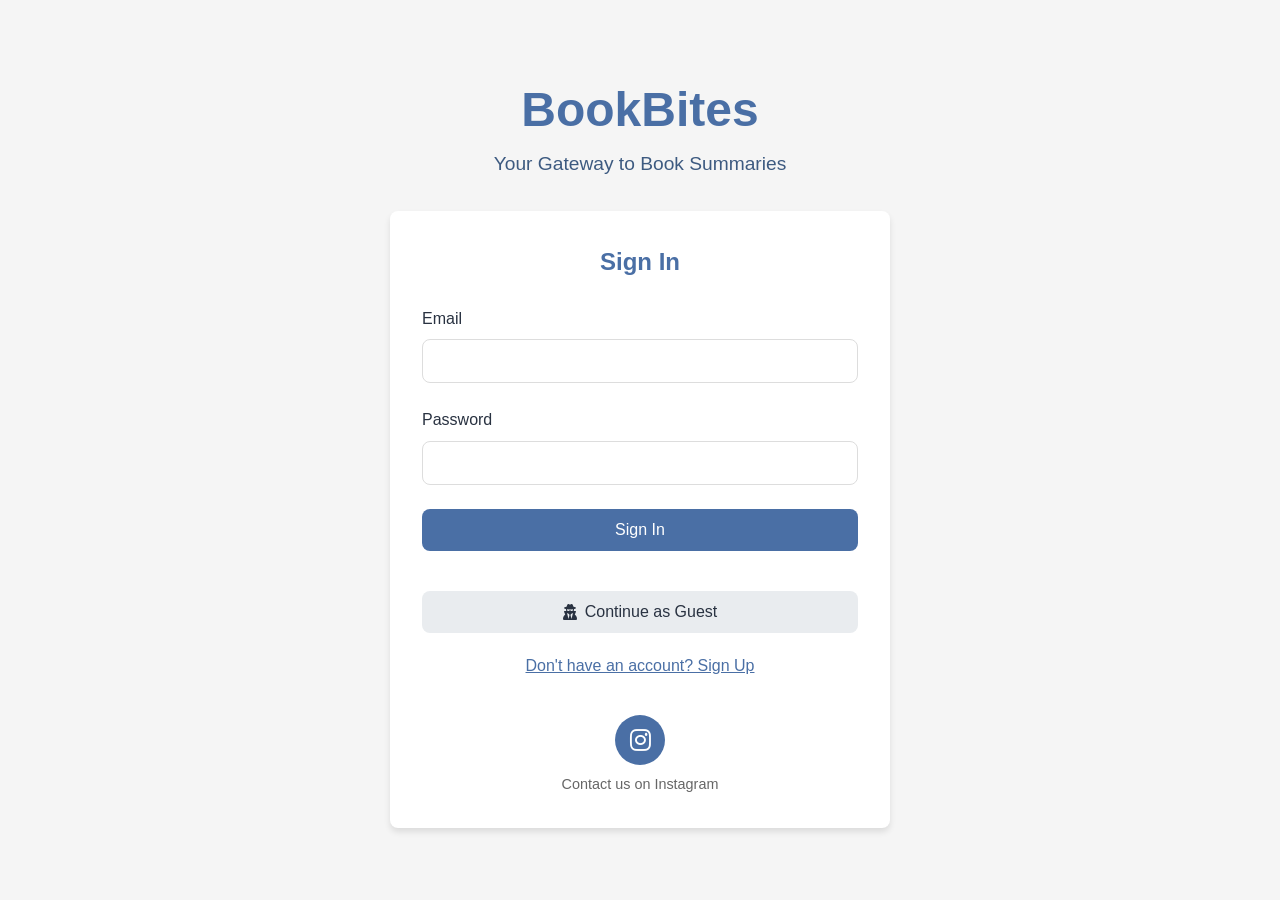
<file: index.html>
<!DOCTYPE html>
<html lang="en">
<head>
    <meta charset="UTF-8">
    <meta name="viewport" content="width=device-width, initial-scale=1.0, maximum-scale=5.0">
    <meta name="google-site-verification" content="googlec44519b1dec9dd5f">
    <meta name="mobile-web-app-capable" content="yes">
    <meta name="apple-mobile-web-app-capable" content="yes">
    <meta name="theme-color" content="#4a6fa5">
    <meta name="description" content="Bilingual book summaries in English and Arabic">
    <link rel="manifest" href="manifest.json">
    <title>BookBites - Book Summaries</title>
    <link rel="stylesheet" href="css/style.css">
    <link rel="stylesheet" href="https://cdnjs.cloudflare.com/ajax/libs/font-awesome/6.0.0/css/all.min.css">
</head>
<body>
    <div class="container" id="signin-page">
        <div class="logo">
            <h1>BookBites</h1>
            <p>Your Gateway to Book Summaries</p>
        </div>
        
        <div class="auth-form">
            <h2>Sign In</h2>
            <form id="signin-form">
                <div class="form-group">
                    <label for="email">Email</label>
                    <input type="email" id="email" name="email" required>
                </div>
                <div class="form-group">
                    <label for="password">Password</label>
                    <input type="password" id="password" name="password" required>
                </div>
                <button type="submit" class="btn btn-primary">Sign In</button>
            </form>
            
            <div class="auth-options">
                <button id="guest-btn" class="btn btn-secondary">
                    <i class="fas fa-user-secret"></i> Continue as Guest
                </button>
                <button id="signup-toggle" class="btn btn-link">Don't have an account? Sign Up</button>
            </div>
            
            <div class="social-media">
                <a href="https://www.instagram.com/book_bitess/?next=%2Faccounts%2Fpassword%2Freset%2F%3Fhl%3Den&hl=en" target="_blank">
                    <i class="fab fa-instagram"></i>
                </a>
                <p>Contact us on Instagram</p>
            </div>
        </div>
    </div>

    <script src="js/book-data.js"></script>
    <script src="js/book-data-2.js"></script>
    <script src="js/book-data-3.js"></script>
    <script src="js/book-data-4.js"></script>
    <script src="js/script.js"></script>
</body>
</html>
</file>
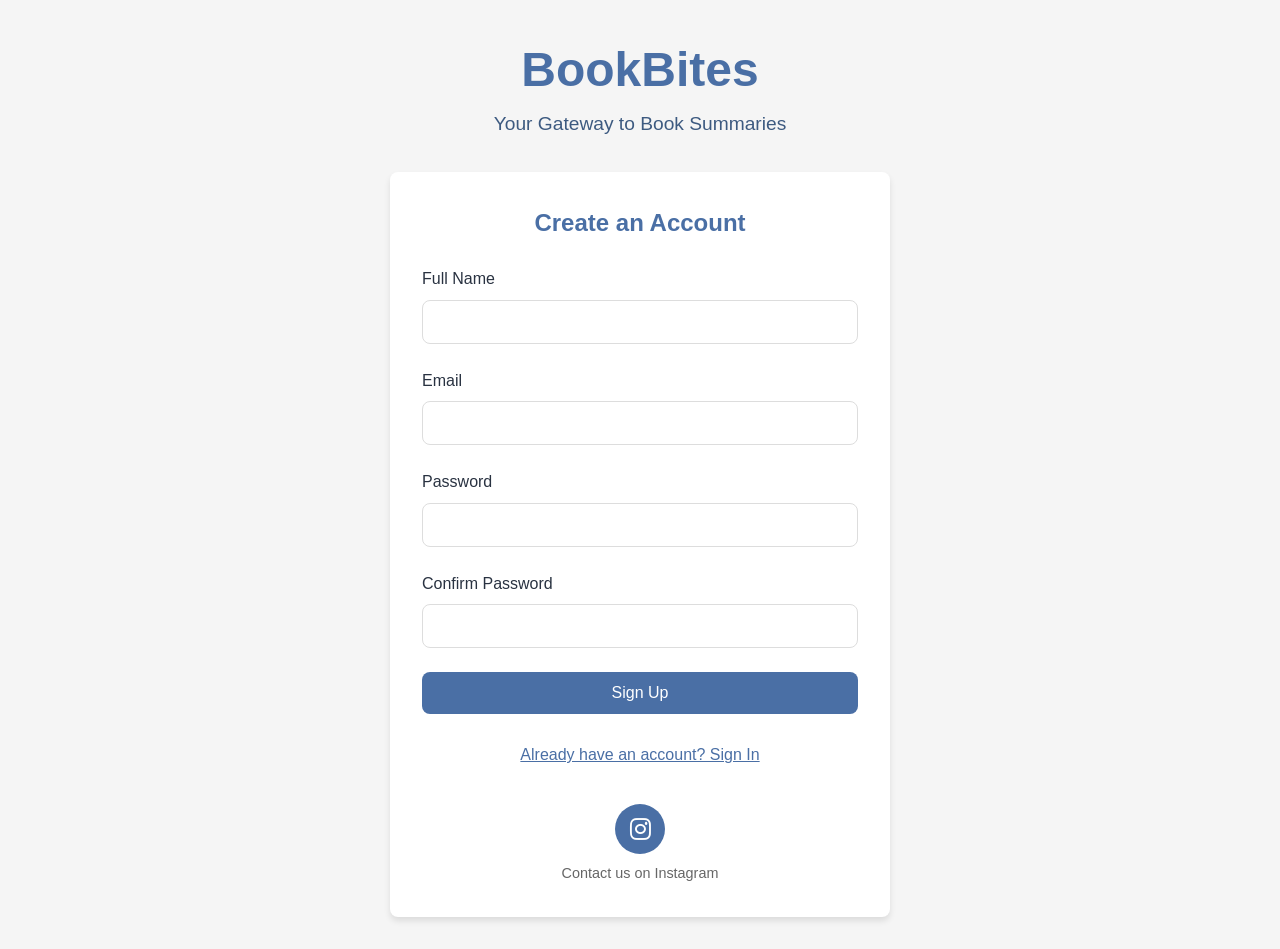
<file: signup.html>
<!DOCTYPE html>
<html lang="en">
<head>
    <meta charset="UTF-8">
    <meta name="viewport" content="width=device-width, initial-scale=1.0, maximum-scale=5.0">
    <meta name="mobile-web-app-capable" content="yes">
    <meta name="apple-mobile-web-app-capable" content="yes">
    <meta name="theme-color" content="#4a6fa5">
    <meta name="description" content="Bilingual book summaries in English and Arabic">
    <link rel="manifest" href="manifest.json">
    <title>BookBites - Sign Up</title>
    <link rel="stylesheet" href="css/style.css">
    <link rel="stylesheet" href="https://cdnjs.cloudflare.com/ajax/libs/font-awesome/6.0.0/css/all.min.css">
</head>
<body>
    <div class="container" id="signup-page">
        <div class="logo">
            <h1>BookBites</h1>
            <p>Your Gateway to Book Summaries</p>
        </div>
        
        <div class="auth-form">
            <h2>Create an Account</h2>
            <form id="signup-form">
                <div class="form-group">
                    <label for="name">Full Name</label>
                    <input type="text" id="name" name="name" required>
                </div>
                <div class="form-group">
                    <label for="signup-email">Email</label>
                    <input type="email" id="signup-email" name="email" required>
                </div>
                <div class="form-group">
                    <label for="signup-password">Password</label>
                    <input type="password" id="signup-password" name="password" required>
                </div>
                <div class="form-group">
                    <label for="confirm-password">Confirm Password</label>
                    <input type="password" id="confirm-password" name="confirm-password" required>
                </div>
                <button type="submit" class="btn btn-primary">Sign Up</button>
            </form>
            
            <div class="auth-options">
                <button id="signin-toggle" class="btn btn-link">Already have an account? Sign In</button>
            </div>
            
            <div class="social-media">
                <a href="https://www.instagram.com/book_bitess/?next=%2Faccounts%2Fpassword%2Freset%2F%3Fhl%3Den&hl=en" target="_blank">
                    <i class="fab fa-instagram"></i>
                </a>
                <p>Contact us on Instagram</p>
            </div>
        </div>
    </div>

    <script src="js/book-data.js"></script>
    <script src="js/book-data-2.js"></script>
    <script src="js/book-data-3.js"></script>
    <script src="js/book-data-4.js"></script>
    <script src="js/script.js"></script>
</body>
</html>
</file>
<file: css/style.css>
/* CSS Variables for theming */
:root {
    --primary-color: #4a6fa5;
    --secondary-color: #3d5a80;
    --accent-color: #ee6c4d;
    --text-color: #293241;
    --light-bg: #f5f5f5;
    --white: #ffffff;
    --shadow: 0 4px 6px rgba(0, 0, 0, 0.1);
    --border-radius: 8px;
    --transition: all 0.3s ease;
}

/* Dark Theme Variables */
.dark-theme {
    --primary-color: #3d5a80;
    --secondary-color: #2c3e50;
    --accent-color: #e76f51;
    --text-color: #e0fbfc;
    --light-bg: #212121;
    --white: #333333;
    --shadow: 0 4px 6px rgba(0, 0, 0, 0.3);
}

/* Arabic Theme Direction */
.arabic {
    direction: rtl;
    text-align: right;
}

/* Base Styles */
* {
    margin: 0;
    padding: 0;
    box-sizing: border-box;
}

body {
    font-family: 'Segoe UI', Tahoma, Geneva, Verdana, sans-serif;
    background-color: var(--light-bg);
    color: var(--text-color);
    line-height: 1.6;
    transition: var(--transition);
    -webkit-tap-highlight-color: transparent; /* Remove tap highlight on mobile */
}

.container {
    max-width: 1200px;
    margin: 0 auto;
    padding: 2rem;
    min-height: 100vh;
    display: flex;
    flex-direction: column;
    justify-content: center;
    align-items: center;
}

/* Authentication Pages */
.logo {
    text-align: center;
    margin-bottom: 2rem;
}

.logo h1 {
    font-size: 3rem;
    color: var(--primary-color);
}

.logo p {
    font-size: 1.2rem;
    color: var(--secondary-color);
}

.auth-form {
    background-color: var(--white);
    padding: 2rem;
    border-radius: var(--border-radius);
    box-shadow: var(--shadow);
    width: 100%;
    max-width: 500px;
}

.auth-form h2 {
    margin-bottom: 1.5rem;
    color: var(--primary-color);
    text-align: center;
}

.form-group {
    margin-bottom: 1.5rem;
}

.form-group label {
    display: block;
    margin-bottom: 0.5rem;
    font-weight: 500;
}

.form-group input {
    width: 100%;
    padding: 0.75rem;
    border: 1px solid #ddd;
    border-radius: var(--border-radius);
    font-size: 1rem;
    transition: var(--transition);
}

.form-group input:focus {
    outline: none;
    border-color: var(--primary-color);
}

.btn {
    padding: 0.75rem 1.5rem;
    border: none;
    border-radius: var(--border-radius);
    cursor: pointer;
    font-size: 1rem;
    font-weight: 500;
    transition: var(--transition);
    touch-action: manipulation; /* Improve touch responsiveness */
}

.btn-primary {
    background-color: var(--primary-color);
    color: white;
    width: 100%;
}

.btn-primary:hover {
    background-color: var(--secondary-color);
}

.btn-secondary {
    background-color: #e9ecef;
    color: var(--text-color);
    display: flex;
    align-items: center;
    justify-content: center;
    gap: 0.5rem;
    width: 100%;
    margin-top: 1rem;
}

.btn-secondary:hover {
    background-color: #dee2e6;
}

.btn-link {
    background: transparent;
    color: var(--primary-color);
    padding: 0.5rem;
    text-decoration: underline;
    cursor: pointer;
}

.btn-icon {
    background: transparent;
    border: none;
    font-size: 1.2rem;
    color: var(--text-color);
    cursor: pointer;
    padding: 0.5rem;
    display: flex;
    align-items: center;
    justify-content: center;
    min-width: 44px; /* Ensure touch target is large enough */
    min-height: 44px;
}

.auth-options {
    display: flex;
    flex-direction: column;
    align-items: center;
    margin-top: 1.5rem;
    gap: 1rem;
}

.social-media {
    display: flex;
    flex-direction: column;
    align-items: center;
    margin-top: 2rem;
    gap: 0.5rem;
}

.social-media a {
    display: flex;
    justify-content: center;
    align-items: center;
    width: 50px;
    height: 50px;
    background-color: var(--primary-color);
    border-radius: 50%;
    color: white;
    text-decoration: none;
    transition: all 0.3s ease;
}

.social-media a:hover {
    transform: scale(1.1);
    background-color: #2d3748;
}

.social-media i {
    font-size: 1.5rem;
}

.social-media p {
    font-size: 0.9rem;
    color: #666;
}

/* Dashboard Styles */
header {
    background-color: var(--white);
    padding: 1rem 2rem;
    box-shadow: var(--shadow);
    display: flex;
    justify-content: space-between;
    align-items: center;
    position: sticky;
    top: 0;
    z-index: 10;
}

.logo-small h2 {
    color: var(--primary-color);
    font-size: 1.5rem;
}

.search-container {
    display: flex;
    flex: 1;
    max-width: 500px;
    margin: 0 2rem;
}

.search-container input {
    flex: 1;
    padding: 0.75rem;
    border: 1px solid #ddd;
    border-radius: var(--border-radius) 0 0 var(--border-radius);
    font-size: 1rem;
}

.search-container button {
    padding: 0.75rem 1rem;
    background-color: var(--primary-color);
    color: white;
    border: none;
    border-radius: 0 var(--border-radius) var(--border-radius) 0;
    cursor: pointer;
    min-width: 44px; /* Ensure touch target is large enough */
}

.header-options {
    display: flex;
    align-items: center;
    gap: 1rem;
}

.language-switcher .current-lang {
    font-weight: bold;
}

.user-profile {
    display: flex;
    align-items: center;
    gap: 0.5rem;
}

main {
    padding: 2rem;
    max-width: 1200px;
    margin: 0 auto;
}

.book-grid {
    display: grid;
    grid-template-columns: repeat(auto-fill, minmax(300px, 1fr));
    gap: 2rem;
}

.book-card {
    background-color: var(--white);
    border-radius: var(--border-radius);
    overflow: hidden;
    box-shadow: var(--shadow);
    transition: var(--transition);
    height: 100%;
    display: flex;
    flex-direction: column;
}

.book-card:hover {
    transform: translateY(-5px);
    box-shadow: 0 10px 20px rgba(0, 0, 0, 0.1);
}

/* Updated book image styles for better display */
.book-image-container {
    height: 250px;
    overflow: hidden;
    display: flex;
    justify-content: center;
    align-items: center;
    background-color: #f8f8f8;
}

.book-image-full {
    width: 100%;
    height: 100%;
    object-fit: cover;
    transition: transform 0.3s ease;
}

.book-card:hover .book-image-full {
    transform: scale(1.05);
}

.book-details {
    padding: 1.5rem;
    flex-grow: 1;
    display: flex;
    flex-direction: column;
}

.book-title {
    font-size: 1.2rem;
    margin-bottom: 0.5rem;
    color: var(--primary-color);
}

.book-author {
    font-size: 0.9rem;
    color: #666;
    margin-bottom: 1rem;
}

.book-summary {
    font-size: 0.95rem;
    line-height: 1.6;
    margin-bottom: 1rem;
    flex-grow: 1;
}

.book-actions {
    display: flex;
    justify-content: space-between;
    margin-top: auto;
}

.btn-read-more {
    display: inline-block;
    background-color: var(--primary-color);
    color: white;
    padding: 0.5rem 1rem;
    border-radius: var(--border-radius);
    text-decoration: none;
    font-weight: 500;
    text-align: center;
    transition: background-color 0.3s ease;
    min-height: 44px; /* Ensure touch target is large enough */
    display: flex;
    align-items: center;
    justify-content: center;
}

.btn-read-more:hover {
    background-color: var(--secondary-color);
}

.read-more {
    display: inline-block;
    color: var(--accent-color);
    font-weight: 500;
    text-decoration: none;
    padding: 0.5rem;
    min-height: 44px; /* Ensure touch target is large enough */
    display: flex;
    align-items: center;
}

.read-more:hover {
    text-decoration: underline;
}

footer {
    text-align: center;
    padding: 2rem;
    background-color: var(--white);
    margin-top: 2rem;
    display: flex;
    flex-direction: column;
    align-items: center;
    gap: 1rem;
}

.footer-social {
    margin-top: 1rem;
}

/* Book Details Modal */
.modal {
    display: none;
    position: fixed;
    top: 0;
    left: 0;
    width: 100%;
    height: 100%;
    background-color: rgba(0, 0, 0, 0.7);
    z-index: 100;
    overflow-y: auto;
}

.modal-content {
    background-color: var(--white);
    margin: 5% auto;
    padding: 2rem;
    width: 90%;
    max-width: 900px;
    border-radius: var(--border-radius);
    box-shadow: var(--shadow);
    position: relative;
    max-height: 90vh;
    overflow-y: auto;
}

.close-modal {
    position: absolute;
    top: 1rem;
    right: 1.5rem;
    font-size: 1.5rem;
    cursor: pointer;
    z-index: 10;
    width: 44px; /* Ensure touch target is large enough */
    height: 44px;
    display: flex;
    align-items: center;
    justify-content: center;
}

.modal-header {
    margin-bottom: 1.5rem;
    display: flex;
    gap: 2rem;
}

.modal-image {
    flex-shrink: 0;
    width: 200px;
}

.modal-image img {
    width: 100%;
    height: auto;
    border-radius: var(--border-radius);
    box-shadow: var(--shadow);
}

.modal-info {
    flex: 1;
}

.modal-title {
    font-size: 1.8rem;
    color: var(--primary-color);
    margin-bottom: 0.5rem;
}

.modal-author {
    font-size: 1.1rem;
    color: #666;
    margin-bottom: 0.5rem;
}

.modal-year {
    font-size: 0.9rem;
    color: #666;
    margin-bottom: 1rem;
}

.btn-full-details {
    display: inline-block;
    background-color: var(--primary-color);
    color: white;
    padding: 0.5rem 1rem;
    border-radius: var(--border-radius);
    text-decoration: none;
    font-weight: 500;
    min-height: 44px; /* Ensure touch target is large enough */
    display: flex;
    align-items: center;
    justify-content: center;
    width: fit-content;
}

.language-toggle {
    margin: 1rem 0;
    display: flex;
    gap: 1rem;
}

.language-btn {
    padding: 0.5rem 1rem;
    background-color: #e9ecef;
    border: none;
    border-radius: var(--border-radius);
    cursor: pointer;
    font-weight: 500;
    min-height: 44px; /* Ensure touch target is large enough */
    min-width: 80px;
}

.language-btn.active {
    background-color: var(--primary-color);
    color: white;
}

.book-full-summary {
    line-height: 1.8;
    max-height: 400px;
    overflow-y: auto;
    padding-right: 1rem;
}

/* Book Detail Page Styles */
.book-detail-page {
    display: flex;
    flex-direction: column;
    gap: 2rem;
}

.book-detail-container {
    background-color: var(--white);
    border-radius: var(--border-radius);
    box-shadow: var(--shadow);
    padding: 2rem;
}

.book-detail-header {
    display: flex;
    gap: 2rem;
    margin-bottom: 2rem;
}

.book-detail-cover {
    flex-shrink: 0;
    width: 250px;
    max-height: 400px;
    display: flex;
    align-items: center;
    justify-content: center;
}

.book-detail-cover img {
    width: 100%;
    height: auto;
    max-height: 400px;
    object-fit: contain;
    border-radius: var(--border-radius);
    box-shadow: var(--shadow);
}

.book-detail-info {
    flex: 1;
}

.book-detail-info h1 {
    font-size: 2rem;
    color: var(--primary-color);
    margin-bottom: 0.5rem;
}

.book-detail-info p {
    font-size: 1.1rem;
    color: #666;
    margin-bottom: 1rem;
}

.book-detail-meta {
    display: flex;
    gap: 1.5rem;
    margin-bottom: 1.5rem;
    flex-wrap: wrap;
}

.book-detail-meta span {
    display: flex;
    align-items: center;
    gap: 0.5rem;
    font-size: 0.9rem;
    color: #666;
}

.book-detail-content {
    margin-bottom: 2rem;
}

.book-detail-content h2 {
    color: var(--primary-color);
    margin: 1.5rem 0 1rem 0;
    font-size: 1.5rem;
}

.book-full-summary {
    margin-bottom: 2rem;
    line-height: 1.8;
}

.book-takeaways {
    list-style-position: inside;
    margin-bottom: 2rem;
}

.book-takeaways li {
    margin-bottom: 0.5rem;
    padding-left: 1rem;
}

.book-quotes {
    display: flex;
    flex-direction: column;
    gap: 1rem;
}

.book-quote {
    background-color: rgba(74, 111, 165, 0.1);
    padding: 1.5rem;
    border-radius: var(--border-radius);
    border-left: 4px solid var(--primary-color);
}

.quote-text {
    font-style: italic;
    margin-bottom: 0.5rem;
}

.quote-page {
    font-size: 0.9rem;
    color: #666;
    text-align: right;
}

.book-detail-actions {
    display: flex;
    gap: 1rem;
    margin-top: 2rem;
    flex-wrap: wrap;
}

.book-detail-actions .btn {
    flex: 1;
    min-height: 44px;
    display: flex;
    align-items: center;
    justify-content: center;
}

.related-books h2 {
    color: var(--primary-color);
    margin-bottom: 1.5rem;
    font-size: 1.5rem;
}

.related-books-grid {
    display: grid;
    grid-template-columns: repeat(auto-fill, minmax(300px, 1fr));
    gap: 1.5rem;
}

.related-book-card {
    background-color: var(--white);
    border-radius: var(--border-radius);
    overflow: hidden;
    box-shadow: var(--shadow);
    transition: var(--transition);
}

.related-book-card:hover {
    transform: translateY(-5px);
    box-shadow: 0 10px 20px rgba(0, 0, 0, 0.1);
}

.related-book-image {
    height: 180px;
    background-size: cover;
    background-position: center;
}

.related-book-details {
    padding: 1rem;
}

.related-book-title {
    font-size: 1.1rem;
    margin-bottom: 0.5rem;
    color: var(--primary-color);
}

.related-book-author {
    font-size: 0.8rem;
    color: #666;
    margin-bottom: 0.5rem;
}

/* Responsive Design */
@media (max-width: 1024px) {
    .container {
        padding: 1.5rem;
    }
    
    .book-grid {
        grid-template-columns: repeat(3, 1fr);
        gap: 1.5rem;
    }
    
    .book-detail-container {
        padding: 1.5rem;
    }
    
    .related-books-grid {
        grid-template-columns: repeat(3, 1fr);
    }
}

@media (max-width: 768px) {
    header {
        padding: 1rem;
        flex-wrap: wrap;
    }
    
    .search-container {
        order: 3;
        margin: 1rem 0;
        max-width: 100%;
        width: 100%;
    }
    
    .header-options {
        order: 2;
        margin-left: auto;
    }
    
    .book-grid {
        grid-template-columns: repeat(2, 1fr);
        gap: 1rem;
    }
    
    .auth-form {
        padding: 1.5rem;
    }
    
    .book-detail-header {
        flex-direction: column;
        align-items: center;
        text-align: center;
    }
    
    .book-detail-meta {
        flex-wrap: wrap;
        justify-content: center;
    }
    
    .book-detail-actions {
        flex-direction: column;
    }
    
    .related-books-grid {
        grid-template-columns: repeat(2, 1fr);
    }
    
    .modal-header {
        flex-direction: column;
        align-items: center;
        text-align: center;
    }
    
    .modal-image {
        margin: 0 auto 1rem;
        max-width: 200px;
    }
    
    .modal-content {
        width: 90%;
        max-height: 80vh;
        margin: 10vh auto;
        overflow-y: auto;
        padding: 1.5rem;
    }
    
    .btn, .btn-icon, .language-btn, .btn-read-more, .read-more {
        min-height: 44px; /* Improve touch targets */
    }
    
    .container {
        padding: 1rem;
    }
    
    .logo h1 {
        font-size: 2.5rem;
    }
    
    .logo p {
        font-size: 1rem;
    }
    
    .book-title {
        font-size: 1.1rem;
    }
    
    .modal-title {
        font-size: 1.5rem;
    }
}

@media (max-width: 480px) {
    .container {
        padding: 0.75rem;
    }
    
    main {
        padding: 0.75rem;
    }
    
    .book-grid {
        grid-template-columns: 1fr;
        gap: 1rem;
    }
    
    .book-detail-container {
        padding: 0.75rem;
    }
    
    .book-image-container {
        height: 180px;
    }
    
    header {
        padding: 0.75rem;
    }
    
    .header-options {
        gap: 0.5rem;
    }
    
    .logo h1 {
        font-size: 2rem;
    }
    
    .book-detail-cover {
        max-width: 150px;
    }
    
    .language-toggle {
        flex-direction: column;
    }
    
    .modal-content {
        width: 95%;
        padding: 1rem;
    }
    
    .close-modal {
        top: 0.5rem;
        right: 0.5rem;
    }
    
    .user-profile {
        display: none;
    }
    
    .btn-icon {
        font-size: 1rem;
        min-width: 40px;
        min-height: 40px;
    }
    
    .auth-form {
        padding: 1rem;
    }
    
    .form-group {
        margin-bottom: 1rem;
    }
    
    .form-group input {
        padding: 0.6rem;
    }
    
    .btn {
        padding: 0.6rem 1.2rem;
    }
}

@media (max-width: 320px) {
    .logo h1 {
        font-size: 1.8rem;
    }
    
    .book-grid {
        gap: 0.75rem;
    }
    
    .book-detail-cover {
        max-width: 120px;
    }
    
    .book-detail-info h1 {
        font-size: 1.3rem;
    }
    
    .modal-title {
        font-size: 1.3rem;
    }
    
    .btn {
        padding: 0.5rem 1rem;
        font-size: 0.9rem;
    }
}

@media (max-height: 600px) and (orientation: landscape) {
    .container {
        padding: 1rem;
        min-height: auto;
    }
    
    .auth-form {
        max-width: 90%;
    }
    
    .modal-content {
        max-height: 90vh;
    }
    
    .book-detail-header {
        flex-direction: row;
        align-items: flex-start;
    }
    
    .book-grid {
        grid-template-columns: repeat(3, 1fr);
    }
}

@media (min-width: 1600px) {
    .container {
        max-width: 1400px;
    }
    
    .book-grid {
        grid-template-columns: repeat(5, 1fr);
    }
    
    .related-books-grid {
        grid-template-columns: repeat(5, 1fr);
    }
}

@media (-webkit-min-device-pixel-ratio: 2), (min-resolution: 192dpi) {
    .book-image-container img,
    .book-detail-cover img,
    .modal-image img {
        image-rendering: -webkit-optimize-contrast;
    }
}

@media (prefers-color-scheme: dark) {
    :root {
        --primary-color: #3d5a80;
        --secondary-color: #2c3e50;
        --accent-color: #e76f51;
        --text-color: #e0fbfc;
        --light-bg: #212121;
        --white: #333333;
        --shadow: 0 4px 6px rgba(0, 0, 0, 0.3);
    }
    
    body {
        background-color: var(--light-bg);
        color: var(--text-color);
    }
}

/* Default cover image for missing book covers */
.default-cover {
    width: 100%;
    height: 100%;
    display: flex;
    justify-content: center;
    align-items: center;
    background-color: var(--primary-color);
    color: white;
    text-align: center;
    font-weight: bold;
    font-size: 1.2rem;
    padding: 1rem;
}

.book-image-container img {
    width: 100%;
    height: 100%;
    object-fit: cover;
    transition: transform 0.3s ease;
}

.book-image-container img.error {
    display: none;
}

.book-image-container .img-fallback {
    display: none;
    width: 100%;
    height: 100%;
    background-color: var(--primary-color);
    color: white;
    text-align: center;
    font-weight: bold;
    justify-content: center;
    align-items: center;
    padding: 1rem;
}

.book-image-container img.error + .img-fallback {
    display: flex;
}
</file>
